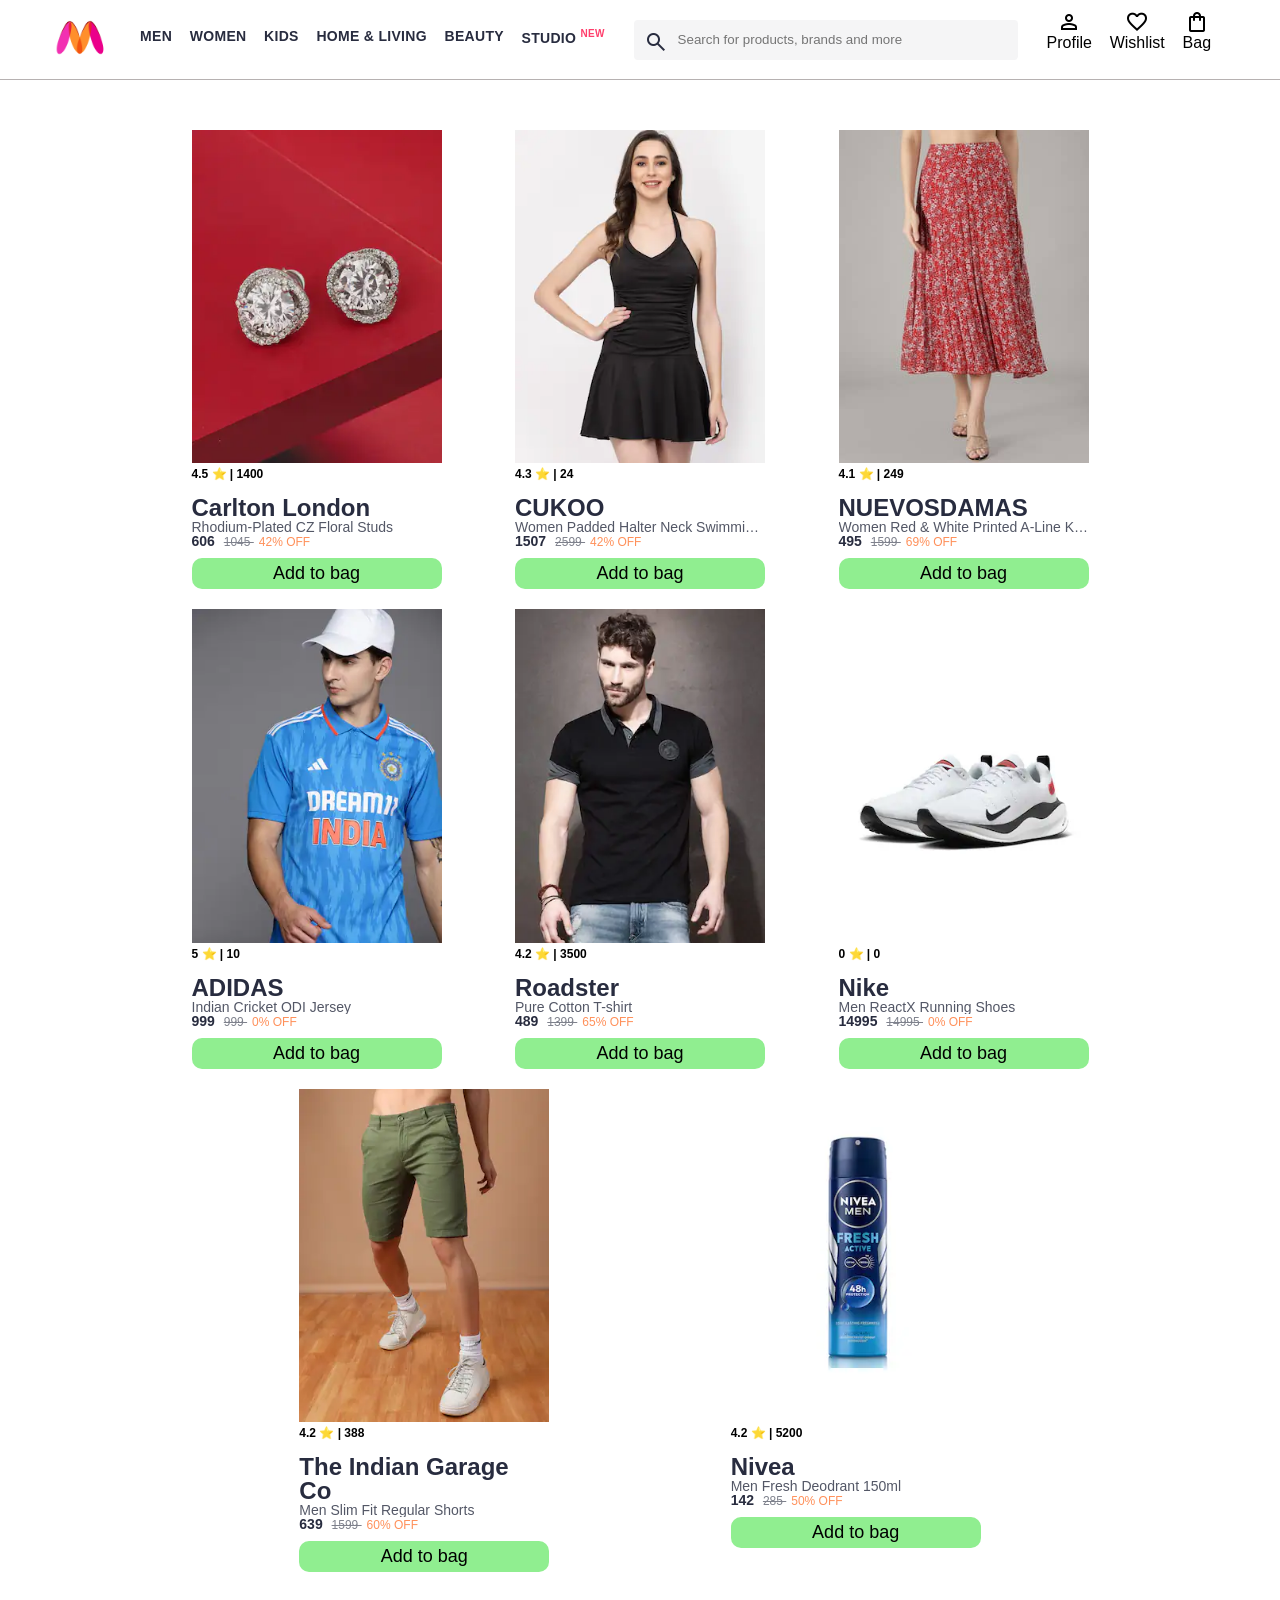
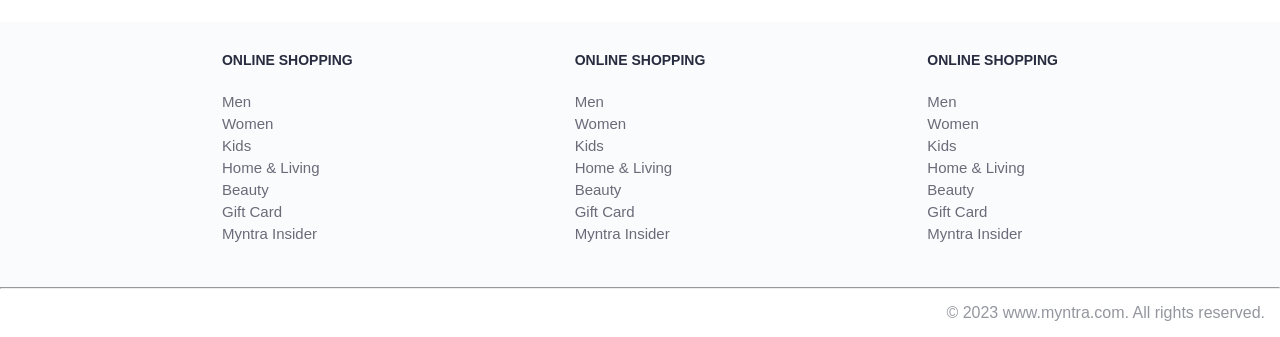
<file: index.html>
<!DOCTYPE html>
<html lang="en">
<head>
    <title>Myntra Functional Clone</title>
    <link rel="stylesheet" href="CSS/index.css">
    <link rel="stylesheet" href="https://fonts.googleapis.com/css2?family=Material+Symbols+Outlined:opsz,wght,FILL,GRAD@20..48,100..700,0..1,-50..200" />
</head>
<body>
    <header>
        <div class="logo_container">
            <a href="#"><img class="myntra_home" src="images/myntra_logo.webp" alt="Myntra Home"></a>
        </div>
        <nav class="nav_bar">
            <a href="#">Men</a>
            <a href="#">Women</a>
            <a href="#">Kids</a>
            <a href="#">Home & Living</a>
            <a href="#">Beauty</a>
            <a href="#">Studio <sup>New</sup></a>
        </nav>
        <div class="search_bar">
            <span class="material-symbols-outlined search_icon">search</span>
            <input class="search_input" placeholder="Search for products, brands and more">
        </div>
        <div class="action_bar">
            <div class="action_container">
                <span class="material-symbols-outlined action_icon">person</span>
                <span class="action_name">Profile</span>
            </div>

            <div class="action_container">
                <span class="material-symbols-outlined action_icon">favorite</span>
                <span class="action_name">Wishlist</span>
            </div>

            <a class="action_container" href="Pages/bag.html">
                <span class="material-symbols-outlined action_icon" style=" color: black;">shopping_bag</span>
                <span class="action_name" style="color: black;">Bag</span>
                <span class="bag-item-count">0</span>
            </a>
        </div>
    </header>
    <main>
        <div class="items-container">
       
        </div>
    </main>
    <footer>
        <div class="footer_container">
            <div class="footer_column">
                <h3>ONLINE SHOPPING</h3>

                <a href="#">Men</a>
                <a href="#">Women</a>
                <a href="#">Kids</a>
                <a href="#">Home & Living</a>
                <a href="#">Beauty</a>
                <a href="#">Gift Card</a>
                <a href="#">Myntra Insider</a>
            </div>

            <div class="footer_column">
                <h3>ONLINE SHOPPING</h3>

                <a href="#">Men</a>
                <a href="#">Women</a>
                <a href="#">Kids</a>
                <a href="#">Home & Living</a>
                <a href="#">Beauty</a>
                <a href="#">Gift Card</a>
                <a href="#">Myntra Insider</a>
            </div>

            <div class="footer_column">
                <h3>ONLINE SHOPPING</h3>

                <a href="#">Men</a>
                <a href="#">Women</a>
                <a href="#">Kids</a>
                <a href="#">Home & Living</a>
                <a href="#">Beauty</a>
                <a href="#">Gift Card</a>
                <a href="#">Myntra Insider</a>
            </div>
        </div>
        <hr>

        <div class="copyright">
            © 2023 www.myntra.com. All rights reserved.
        </div>
    </footer>
    <script src="data/items.js"></script>
<script src="Scripts/index.js"></script>
</body>
</html>
</file>
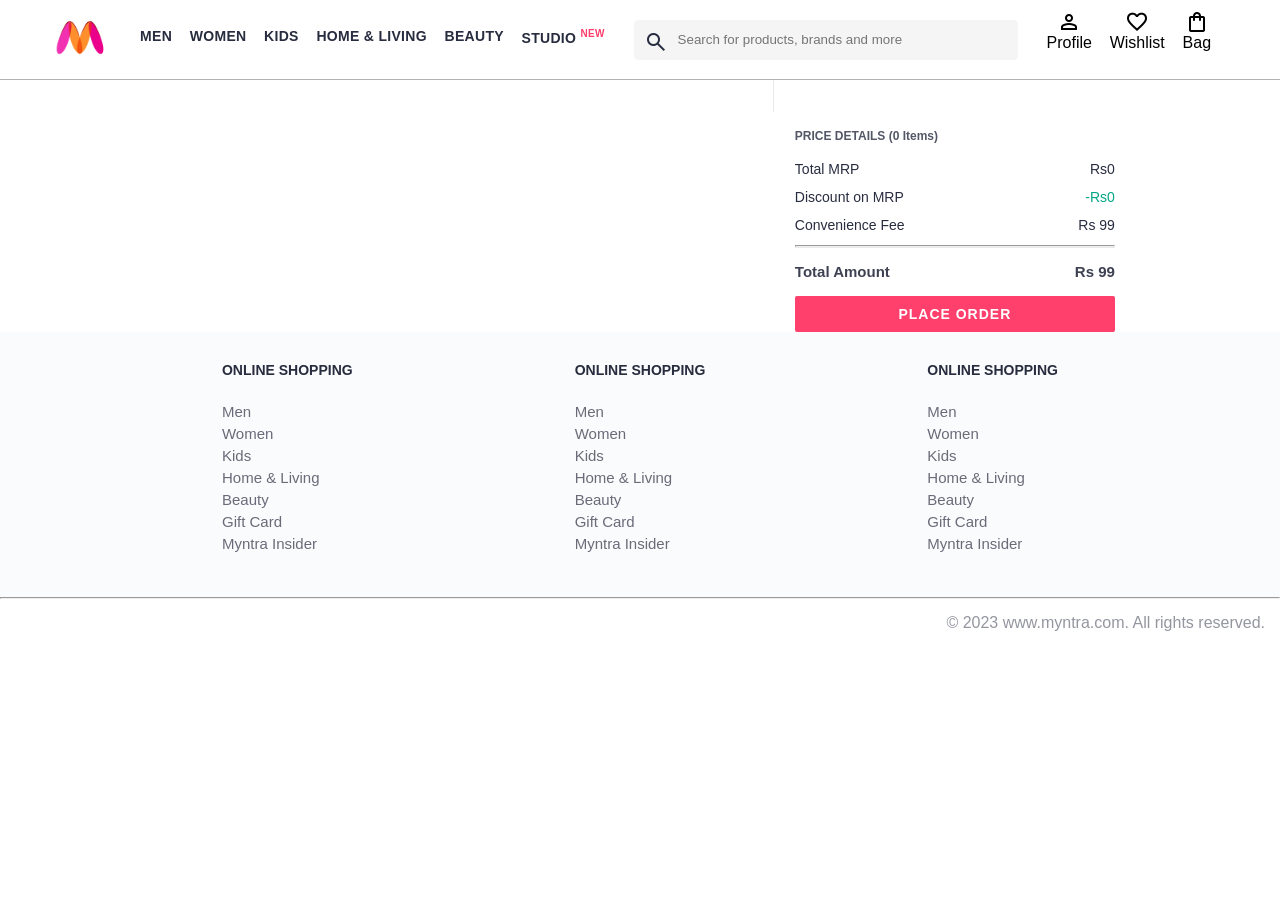
<file: Pages/bag.html>
<!DOCTYPE html>
<html lang="en">
<head>
    <title>Myntra Clone</title>
    <link rel="stylesheet" href="../CSS/index.css">
    <link rel="stylesheet" href="../CSS/bag.css">
    <link rel="stylesheet" href="https://fonts.googleapis.com/css2?family=Material+Symbols+Outlined:opsz,wght,FILL,GRAD@20..48,100..700,0..1,-50..200" />
</head>
<body>
    <header>
        <div class="logo_container">
            <a href="#"><img class="myntra_home" src="../images/myntra_logo.webp" alt="Myntra Home"></a>
        </div>
        <nav class="nav_bar">
            <a href="#">Men</a>
            <a href="#">Women</a>
            <a href="#">Kids</a>
            <a href="#">Home & Living</a>
            <a href="#">Beauty</a>
            <a href="#">Studio <sup>New</sup></a>
        </nav>
        <div class="search_bar">
            <span class="material-symbols-outlined search_icon">search</span>
            <input class="search_input" placeholder="Search for products, brands and more">
        </div>
        <div class="action_bar">
            <div class="action_container">
                <span class="material-symbols-outlined action_icon">person</span>
                <span class="action_name">Profile</span>
            </div>

            <div class="action_container">
                <span class="material-symbols-outlined action_icon">favorite</span>
                <span class="action_name">Wishlist</span>
            </div>

            <div class="action_container">
                <span class="material-symbols-outlined action_icon">shopping_bag</span>
                <span class="action_name">Bag</span>
               <span class="bag-item-count">0</span>
            </div>
        </div>
    </header>
    <main>
      <div class="bag-page">
        <div class="bag-items-container">
          <div class="bag-item-container">
            <div class="item-left-part">
              <img class="bag-item-img" src="../images/4.jpg">
            </div>
            <div class="item-right-part">
              <div class="company">ADIDAS</div>
              <div class="item-name">Men Printed Polo Collar Indian Cricket ODI Jersey</div>
              <div class="price-container">
                <span class="current-price">Rs 999</span>
                <span class="original-price">Rs 999</span>
                <span class="discount-percentage">(0% OFF)</span>
              </div>
              <div class="return-period">
                <span class="return-period-days">14 days</span> return available
              </div>
              <div class="delivery-details">
                Delivery by
                <span class="delivery-details-days">10 Oct 2023</span>
              </div>
            </div>

            <div class="remove-from-cart">X</div>
          </div>

        </div>
        <div class="bag-summary">
         
        </div>

      </div>
    </main>
    <footer>
        <div class="footer_container">
            <div class="footer_column">
                <h3>ONLINE SHOPPING</h3>

                <a href="#">Men</a>
                <a href="#">Women</a>
                <a href="#">Kids</a>
                <a href="#">Home & Living</a>
                <a href="#">Beauty</a>
                <a href="#">Gift Card</a>
                <a href="#">Myntra Insider</a>
            </div>

            <div class="footer_column">
                <h3>ONLINE SHOPPING</h3>

                <a href="#">Men</a>
                <a href="#">Women</a>
                <a href="#">Kids</a>
                <a href="#">Home & Living</a>
                <a href="#">Beauty</a>
                <a href="#">Gift Card</a>
                <a href="#">Myntra Insider</a>
            </div>

            <div class="footer_column">
                <h3>ONLINE SHOPPING</h3>

                <a href="#">Men</a>
                <a href="#">Women</a>
                <a href="#">Kids</a>
                <a href="#">Home & Living</a>
                <a href="#">Beauty</a>
                <a href="#">Gift Card</a>
                <a href="#">Myntra Insider</a>
            </div>
        </div>
        <hr>

        <div class="copyright">
            © 2023 www.myntra.com. All rights reserved.
        </div>
    </footer>
<script src="../data/items.js"></script>
<script src="../Scripts/index.js"></script>
<script src="../Scripts/bag.js"></script>
</body>
</html>
</file>
<file: CSS/index.css>
/***************** Item Page CSS **************************/
/*.action_container {
    text-decoration: none;
}
a.action_container:link {
    color:black;
}
.item-details {
    cursor: pointer;
    width: 250px;
    margin: 10px;
}
.stars {
    font-size: 12px;
    font-weight: 700;
    text-align: left;
}
.company {
    font-size: 18px;
    font-weight: 700;
    line-height: 1;
    color: #282c3f;
    margin-bottom: 6px;
    overflow: hidden;
    text-overflow: ellipsis;
    white-space: nowrap;
    margin-top: 20px;
}
.item-name {
    color: #535766;
    font-size: 16px;
    line-height: 1;
    margin-bottom: 0;
    margin-top: 0;
    overflow: hidden;
    text-overflow: ellipsis;
    white-space: nowrap;
    font-weight: 400;
    display: block;
}
.price-container {
    margin-top: 10px;
}
.current-price {
    font-size: 14px;
    font-weight: 700;
    color: #282c3f;
}
.original-price {
    text-decoration: line-through;
    color: #7e818c;
    font-weight: 400;
    margin-left: 5px;
    font-size: 12px;
}
.discount-percentage {
    color: #ff905a;
    font-weight: 400;
    font-size: 12px;
    margin-left: 5px;
}
.btn-bag {
    background-color: lightgreen;
    border: none;
    padding: 5px 15px;
    border-radius: 10px;
    width: 100%;
    margin-top: 7px;
    font-size: 20px;
    cursor: pointer;
}
.bag-items {
    background-color: #f16565;
    white-space: nowrap;
    text-align: center;
    line-height: 18px;
    padding: 0 6px;
    height: 18px;
    position: relative;
    border-radius: 50%;
    font-size: 12px;
    color: #fff;
    left: 13px;
    top: -44px;
    font-weight: 700;
    cursor: pointer;
}*/

* {
    margin: 0;
    padding: 0;
    font-family: Assistant,-apple-system,BlinkMacSystemFont,Segoe UI,Roboto,Helvetica,Arial,sans-serif;
    box-sizing: border-box;
}
header {
    display: flex;
    background-color: #ffffff;
    height: 80px;
    justify-content: space-between;
    align-items: center;
    border-bottom: 1px solid #b6b1b1;
}
.myntra_home {
    height: 45px;
}
.logo_container {
    margin-left: 4%;
}
.action_bar {
    margin-right: 4%;
}
.nav_bar {
    display: flex;
    min-width: 500px;
    justify-content: space-evenly;
}
.nav_bar a {
    font-size: 14px;
    letter-spacing: .3px;
    color: #282c3f;
    font-weight: 700;
    text-transform: uppercase;
    text-decoration: none;
    padding: 28px 0;
    border-bottom: 5px solid #ffffff;
}
.nav_bar a:hover {
    border-bottom: 4px solid #f54e77;
}

.nav_bar a sup {
    color: #ff3f6c;
    font-size: 10px;
}

.search_bar {
    height: 40px;
    min-width: 200px;
    width: 30%;
    display: flex;
    align-items: center;
}
.search_icon {
    box-sizing: content-box;
    height: 20px;
    padding: 10px;

    background-color: #f5f5f6;
    color: #282c3f;
    font-weight: 300;
    border-radius: 4px 0 0 4px;
}
.search_input {
    color: #696e79;
    background-color: #f5f5f6;
    flex-grow: 1;
    height: 40px;
    border: 0;
    border-radius: 0 4px 4px 0;
}

.action_bar {
    display: flex;
    min-width: 200px;
    justify-content: space-evenly;
}

.action_container {
    display: flex;
    flex-direction: column;
    align-items: center;
}

/* Main section */
.banner_container {
    margin: 40px 0;
}
.banner_image {
    width: 100%;
}

.category_heading {
    text-transform: uppercase;
    color: #3e4152;
    letter-spacing: .15em;
    font-size: 1.8em;
    margin: 50px 0 10px 30px;
    max-height: 5em;
    font-weight: 700;
}

.category-items ,.items-container {
    width: 80%;
    margin: 50px 10%;
    display: flex;
    flex-wrap: wrap;
    justify-content: space-evenly;
}

.sale_item {
    width: 250px;
}

.footer_container {
    padding: 30px 0px 40px 0px;
    background: #FAFBFC;
    display: flex;
    justify-content: space-evenly;
}

.footer_column {
    display: flex;
    flex-direction: column;
}

.footer_column h3 {
    color: #282c3f;
    font-size: 14px;
    margin-bottom: 25px;
}

.footer_column a {
    color: #696b79;
    font-size: 15px;
    text-decoration: none;
    padding-bottom: 5px;
}

.copyright {
    color: #94969f;
    text-align: end;
    padding: 15px;
}
.items-container{
width: 80%;
margin: 40px 10%;

}
.item-container{
width: 250px;
margin: 10px;
}
.item-image{
width: 100%;
}
.rating{
font-size: 12px;
font-weight: 700;
}
.company-name{
color: #282c3f;
margin-top: 15px;
    padding: 0 20px 0 0;
    font-size: 24px;
    font-weight: 700;
    line-height: 1;
}
.item-name{
    color: #535766;
    font-size: 14px;
    line-height: 1;
    margin-bottom: 0;
    margin-top: 0;
    overflow: hidden;
    text-overflow: ellipsis;
    white-space: nowrap;
    font-weight: 400;
    display: block;
}
.price{
    font-size: 14px;
    line-height: 15px;
    color: #282c3f;
    white-space: nowrap;
}
.current-price{
    font-size: 14px;
    font-weight: 700;
    color: #282c3f;
}
.original-price{
    text-decoration: line-through;
    color: #7e818c;
    font-weight: 400;
    margin-left: 5px;
    font-size: 12px;
}
.discount{
    color: #ff905a;
    font-weight: 400;
    font-size: 12px;
    margin-left: 5px;
}
.btn-add-bag{
width: 100%;
margin-top: 8px;
font-size: 18px;
background-color: lightgreen;
border: none;
padding: 5px 15px;
border-radius: 10px;
border-radius: 10px;
cursor: pointer ;

}
.bag-item-count{
    background-color: #f16565;
    white-space: nowrap;
    text-align: center;
    line-height: 18px;
    padding: 0 6px;
    height: 18px;
    position: relative;
    border-radius: 50%;
    font-size: 12px;
    color: #fff;
    left: 13px;
    top: -44px;
    font-weight: 700;
    cursor: pointer;
}

.action_container {
    text-decoration: none;
}
a.action_container:link {
    color:black;
}
</file>
<file: CSS/bag.css>
.bag-items-container {
  display: inline-block;
  width: 64%;
  padding-right: 20px;
  border-right: 1px solid #eaeaec;
  padding-top: 32px;
  color: #282c3f;
  font-size: 13px;
  line-height: 1.42857143;
}

.bag-page {
  width: 75%;
  margin-left: 12.5%;
}

.bag-summary {
  vertical-align: top;
  display: inline-block;
  width: 35%;
  padding: 24px 0 0 16px;
  color: #282c3f;
  font-size: 13px;
  line-height: 1.42857143;
}

.bag-details-container {
  margin-bottom: 16px;
}

.price-header {
  font-size: 12px;
  font-weight: 700;
  margin: 24px 0 16px;
  color: #535766;
}

.price-item {
  margin-bottom: 12px;
  line-height: 16px;
  font-size: 14px;
  color: #282c3f;
}

.price-item-value {
  float: right;
}

.priceDetail-base-discount {
  color: #03a685;
}

.price-footer {
  font-weight: 700;
  font-size: 15px;
  padding-top: 16px;
  border-top: 1px solid #eaeaec;
  color: #3e4152;
  line-height: 16px;
}

.btn-place-order {
  width: 100%;
  letter-spacing: 1px;
  font-size: 14px;
  font-weight: 600;
  border-radius: 2px;
  border-width: 0px;
  padding: 10px 16px;
  background-color: rgb(255, 63, 108);
  color: rgb(255, 255, 255);
  cursor: pointer;
}

.bag-item-container {
  margin-bottom: 8px;
  background: #fff;
  font-size: 14px;
  border: 1px solid #eaeaec;
  border-radius: 4px;
  position: relative;
  padding: 12px 12px 0;
}

.item-left-part {
  position: absolute;
  background: rgb(255, 242, 223);
  height: 148px;
  width: 111px;
}

.item-right-part {
  padding-left: 12px;
  position: relative;
  min-height: 148px;
  margin-left: 111px;
  margin-bottom: 12px;
}

.bag-item-img {
  width: 100%;
}

.return-period {
  display: inline-flex;
  font-size: 14px;
  padding-top: 8px;
}

.return-period-days {
  font-weight: 700;
  margin-right: 4px;
}

.delivery-details {
  margin-top: 5px;
  color: #282c3f;
  font-size: 12px;
  letter-spacing: -.1px;
  margin-bottom: 8px;
  line-height: 15px;
}

.delivery-details-days {
  color: #03a685;
}

.remove-from-cart {
  position: absolute;
  font-size: 25px;
  top: 10px;
  right: 18px;
  width: 14px;
  height: 14px;
cursor: pointer;
  border: none;
  background: transparent;
  padding: 0;
  cursor: pointer;
  font-size: 20px;
}
</file>
